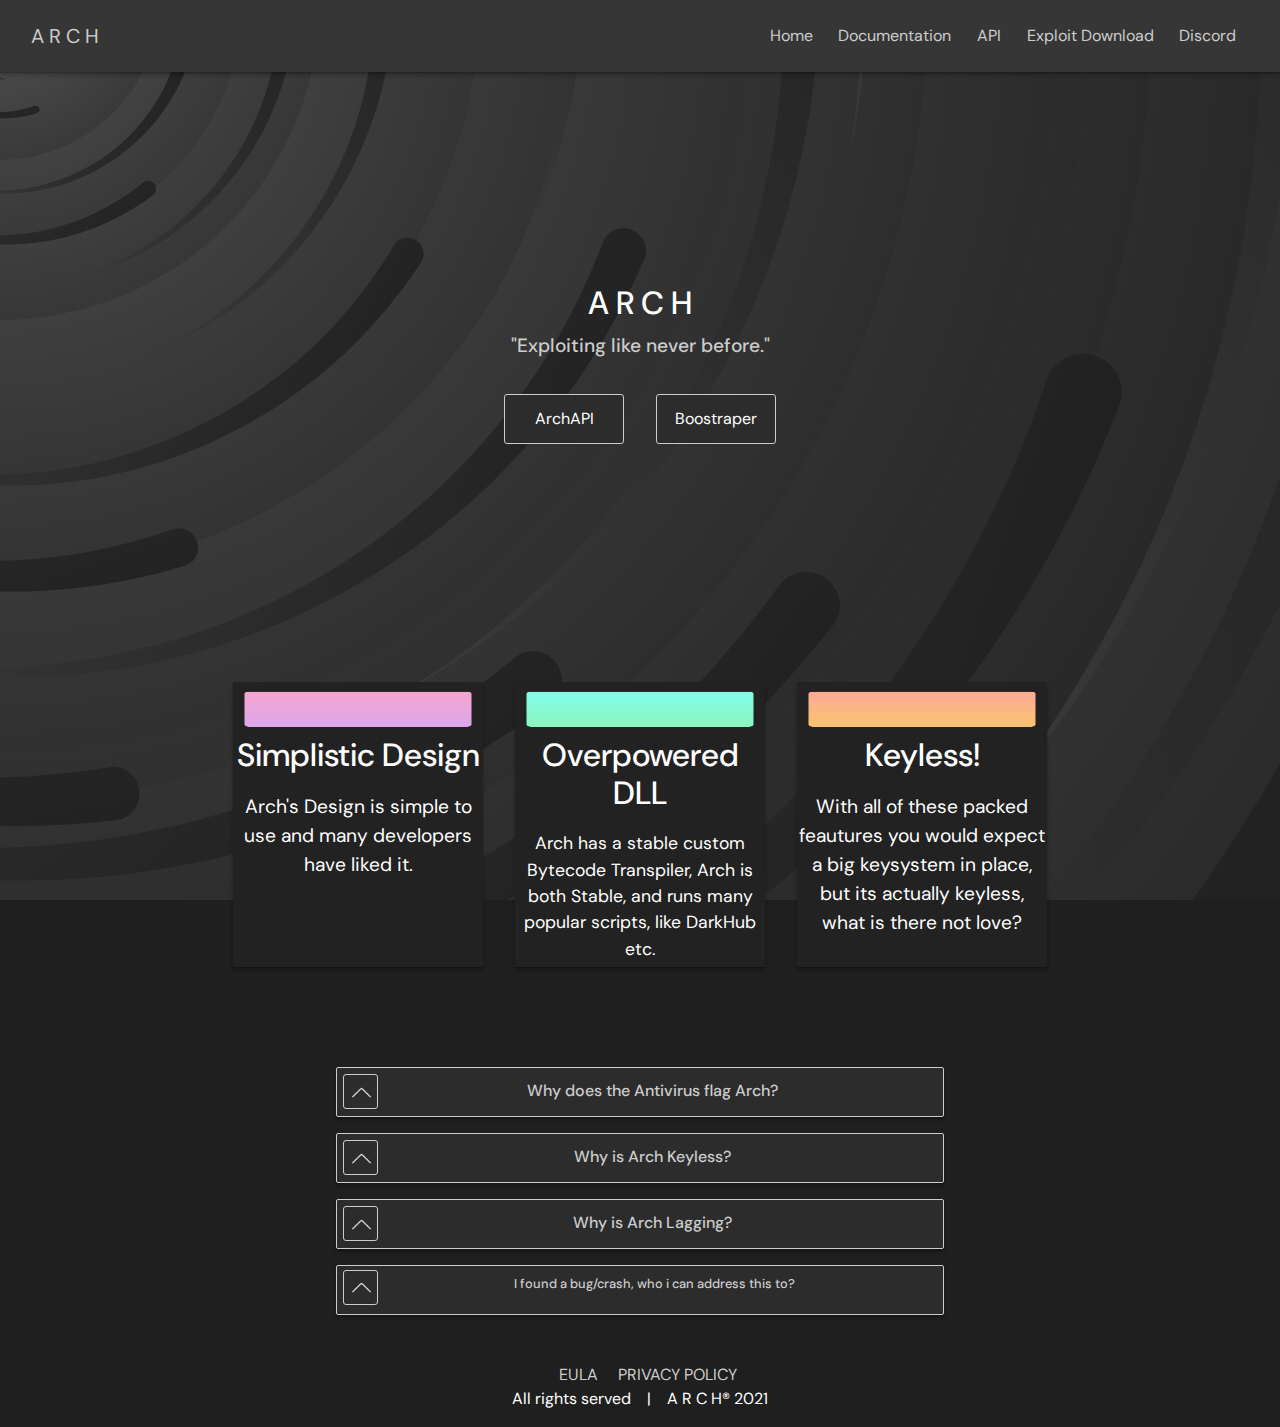
<file: index.html>
<!DOCTYPE html>
<html lang="en">
  <head>
    <meta charset="UTF-8" />
    <meta http-equiv="X-UA-Compatible" content="IE=edge" />
    <meta name="viewport" content="width=device-width, initial-scale=1.0" />

    <!--CSS-->
    <link
      rel="stylesheet"
      href="https://maxcdn.bootstrapcdn.com/bootstrap/4.0.0/css/bootstrap.min.css"
      integrity="sha384-Gn5384xqQ1aoWXA+058RXPxPg6fy4IWvTNh0E263XmFcJlSAwiGgFAW/dAiS6JXm"
      crossorigin="anonymous"
    />
    <link rel="stylesheet" href="css/main.css" />
    <link
      href="https://fonts.googleapis.com/css?family=DM+Sans:400,500,700&display=swap"
      rel="stylesheet"
    />
    <!--Title-->
    <title>Arch</title>
    <script>
      var clicked = true;
      var clicked2 = true;
      var clicked3 = true;
      var clicked4 = true;
      var clicked5 = true;
      function load() {
        var style = document.createElement("style");
        style.innerHTML = `
        @keyframes cards {
          from {bottom:-30px;}
          to {bottom:0;}
        }
        @keyframes cards-opa {
          from {opacity:0;}
          to {opacity:1;}
        }

        @keyframes bimg {
          from {margin-left:-30px;}
          to {margin-left:0px;}
        }
        @keyframes bimg-opa {
          from {opacity:0;}
          to {opacity:1;}
        }

        @keyframes faqs {
          from {margin-left:-50px;}
          to {margin-left:0;}
        }
        @keyframes title {
          from {margin-bottom:-50px;}
          to {margin-bottom:0;}
        }
        @keyframes title-opa {
          from {opacity:0;}
          to {opacity:1;}
        }
        @keyframes faqs-opa {
          from {opacity:0;}
          to {opacity:1;}
        }


          .desc-container1{

            visibility: hidden;
          }
          .desc-container2{

            visibility: hidden;
            }
          .desc-container3{

              visibility: hidden;
              }
          .desc-container4{

            visibility: hidden;
            }
          .desc-container5{

              visibility: hidden;
              }

          #faq{
            bottom:-30px;
            animation-name: faqs,faqs-opa;
            animation-duration: 0.5s;
            opacity:1;
          }

          #cards{
            bottom:-30px;
            opacity:0;

            animation-name: cards-opa , cards;
            animation-duration: 0.5s;
            bottom:0;
            opacity:1;


          }

          .background-image{
            opacity:0;
            animation-name: bimg-opa , bimg;
            animation-duration: 0.5s;
            opacity:1;
          }

          `;
        document.head.appendChild(style);
      }
      function expand1() {
        var style = document.createElement("style");
        if (clicked) {
          style.innerHTML = `
          
            .toggler1{
              border:transparent;
            }

            .icon1{
              transition: transform 0.3s;
              transform: rotate(180deg);
            }
            .faq-card1{

              transition: height 0.3s;
              height:125px;
            }
            .desc-container1{
              height: 0px;
              transition: visibility,height 0.3s;
              visibility: visible;
              height:75px;
            }
          `;
          clicked = false;
        } else if (!clicked) {
          style.innerHTML = `
           .desc-container1{
              height: 75px;
              transition: visibility,height 0.3s;
              height:0px;
              visibility: hidden;
            }
            .toggler1{

              border:transparent;

              }
            .icon1{
              transition: transform 0.3s;
              transform: rotate(-0deg);
            }
            
            .faq-card1{

 
              transition: height 0.3s;
              height:50px;

            }

          `;
          clicked = true;
        }

        document.head.appendChild(style);
      }
      function expand5() {
        var style = document.createElement("style");
        if (clicked5) {
          style.innerHTML = `
          
            .toggler5{
              border:transparent;
            }

            .icon5{
              transition: transform 0.3s;
              transform: rotate(180deg);
            }
            .faq-card5{

              transition: height 0.3s;
              height:125px;
            }
            .desc-container5{
              height: 0px;
              transition: visibility,height 0.3s;
              visibility: visible;
              height:40px;
            }
          `;
          clicked5 = false;
        } else if (!clicked5) {
          style.innerHTML = `
           .desc-container5{
              height: 75px;
              transition: visibility,height 0.3s;
              height:0px;
              visibility: hidden;
            }
            .toggler5{

              border:transparent;

              }
            .icon5{
              transition: transform 0.3s;
              transform: rotate(-0deg);
            }
            
            .faq-card5{

 
              transition: height 0.3s;
              height:50px;

            }

          `;
          clicked5 = true;
        }

        document.head.appendChild(style);
      }

      function expand2() {
        var style = document.createElement("style");
        if (clicked2) {
          style.innerHTML = `
          
            .toggler2{
              border:transparent;
            }

            .icon2{
              transition: transform 0.3s;
              transform: rotate(180deg);
            }
            .faq-card2{

              transition: height 0.3s;
              height:125px;
            }
            .desc-container2{
              height: 0px;
              transition: visibility,height 0.3s;
              visibility: visible;
              height:75px;
            }
          `;
          clicked2 = false;
        } else if (!clicked2) {
          style.innerHTML = `
           .desc-container2{
              height: 75px;
              transition: visibility,height 0.3s;
              height:0px;
              visibility: hidden;
            }
            .toggler2{

              border:transparent;

              }
            .icon2{
              transition: transform 0.3s;
              transform: rotate(-0deg);
            }
            
            .faq-card2{

 
              transition: height 0.3s;
              height:50px;

            }

          `;
          clicked2 = true;
        }

        document.head.appendChild(style);
      }
      function expand3() {
        var style = document.createElement("style");
        if (clicked3) {
          style.innerHTML = `
          
            .toggler3{
              border:transparent;
            }

            .icon3{
              transition: transform 0.3s;
              transform: rotate(180deg);
            }
            .faq-card3{

              transition: height 0.3s;
              height:125px;
            }
            .desc-container3{
              height: 0px;
              transition: visibility,height 0.3s;
              visibility: visible;
              height:75px;
            }
          `;
          clicked3 = false;
        } else if (!clicked3) {
          style.innerHTML = `
           .desc-container3{
              height: 75px;
              transition: visibility,height 0.3s;
              height:0px;
              visibility: hidden;
            }
            .toggler3{

              border:transparent;

              }
            .icon3{
              transition: transform 0.3s;
              transform: rotate(-0deg);
            }
            
            .faq-card3{

 
              transition: height 0.3s;
              height:50px;

            }

          `;
          clicked3 = true;
        }

        document.head.appendChild(style);
      }
      function expand4() {
        var style = document.createElement("style");
        if (clicked4) {
          style.innerHTML = `
          
            .toggler4{
              border:transparent;
            }

            .icon4{
              transition: transform 0.3s;
              transform: rotate(180deg);
            }
            .faq-card4{

              transition: height 0.3s;
              height:125px;
            }
            .desc-container4{
              height: 0px;
              transition: visibility,height 0.3s;
              visibility: visible;
              height:75px;
            }
          `;
          clicked4 = false;
        } else if (!clicked4) {
          style.innerHTML = `
           .desc-container4{
              height: 75px;
              transition: visibility,height 0.3s;
              height:0px;
              visibility: hidden;
            }
            .toggler4{

              border:transparent;

              }
            .icon4{
              transition: transform 0.3s;
              transform: rotate(-0deg);
            }
            
            .faq-card4{

 
              transition: height 0.3s;
              height:50px;

            }

          `;
          clicked4 = true;
        }

        document.head.appendChild(style);
      }
    </script>
  </head>
  <body onload="load();">
    <!--Body-->
    <!--Navbar-->
    <nav class="navbar navbar-expand-lg">
      <div class="container-fluid">
        <a class="navbar-brand" href="#"> A R C H </a>
        <button
          class="navbar-toggler"
          type="button"
          data-bs-toggle="collapse"
          data-bs-target="#navbarText"
          aria-controls="navbarText"
          aria-expanded="false"
          aria-label="Toggle navigation"
        >
          <img src="assets/menu.svg" alt="" />
        </button>
        <div class="collapse navbar-collapse" id="navbarText">
          <ul class="navbar-nav ml-auto">
            <li class="nav-item">
              <a class="nav-link active" aria-current="page" href="index.html"
                >Home</a
              >
            </li>
            <li class="nav-item">
              <a class="nav-link" href="https://arch-rocks.xyz/docs">Documentation</a>
            </li>
            <li class="nav-item">
              <a class="nav-link" href="api.html">API</a>
            </li>
            <li class="nav-item">
              <a class="nav-link" href="#">Exploit Download</a>
            </li>
            <li class="nav-item">
              <a class="nav-link" href="https://discord.io/archrocks"
                >Discord</a
              >
            </li>
          </ul>
        </div>
      </div>
    </nav>`
    <div class="background-image"></div>
    <div class="infos">
      <h1 class="title">
        A R C H <br /><h> "Exploiting like never before."</h>
        
      </h1>

      <div class="row justify-content-center">
        <button id="arch-buttons" onclick="location.href = 'api.html'"> ArchAPI</button>
        <button id="arch-buttons" onclick="location.href = 'https://cdn.discordapp.com/attachments/805146187811651637/827997451172315136/Arch.exe'">Boostraper</button>
      </div>
      <div class="row justify-content-center asad">
        <div id="cards">
          <img src="assets/top.png" alt="" />
          <h1 class="card-title">Simplistic Design</h1>
          <p class="desc">
            Arch's Design is simple to use and many developers have liked it.
          </p>
        </div>
        <div id="cards">
          <img src="assets/top2.png" alt="" />
          <h1 class="card-title">Overpowered DLL</h1>
          <p class="desc" style="font-size: 1.1em">
            Arch has a stable custom Bytecode Transpiler, Arch is both Stable,
            and runs many popular scripts, like DarkHub etc.
          </p>
        </div>
        <div id="cards">
          <img src="assets/top3.png" alt="" />
          <h1 class="card-title">Keyless!</h1>
          <p class="desc">
            With all of these packed feautures you would expect a big keysystem
            in place, but its actually keyless, what is there not love?
          </p>
        </div>
      </div>
    </div>
    <div class="row justify-content-center">
      <div class="faq-card1" id="faq">
        <div class="upper-card">
          <button
            class="toggler1"
            type="button"
            onclick="expand1()"
            data-bs-toggle="collapse"
            data-bs-target="#navbarText"
            aria-controls="navbarText"
            aria-expanded="false"
            aria-label="Toggle navigation"
          >
            <img class="icon1" src="assets/up.png" alt="" />
          </button>
          <h1 class="card-title1">Why does the Antivirus flag Arch?</h1>
        </div>

        <div class="desc-container1" id="desc-container">
          <p class="desc1">
            Arch is flagged on the Anti-Virus because it has the ability to
            inject to ROBLOX like how a Virus can inject to a Program, and the
            protections in place also alarm the Antivirus.
          </p>
        </div>
      </div>

      <div class="faq-card2" id="faq">
        <div class="upper-card">
          <button
            class="toggler2"
            type="button"
            onclick="expand2()"
            data-bs-toggle="collapse"
            data-bs-target="#navbarText"
            aria-controls="navbarText"
            aria-expanded="false"
            aria-label="Toggle navigation"
          >
            <img class="icon2" src="assets/up.png" alt="" />
          </button>
          <h1 class="card-title2">Why is Arch Keyless?</h1>
        </div>

        <div class="desc-container2" id="desc-container">
          <p class="desc2">
            We dont get any profit, to deliver you the best exploiting
            experiences : )
          </p>
        </div>
      </div>
      <div class="faq-card3" id="faq">
        <div class="upper-card">
          <button
            class="toggler3"
            type="button"
            onclick="expand3()"
            data-bs-toggle="collapse"
            data-bs-target="#navbarText"
            aria-controls="navbarText"
            aria-expanded="false"
            aria-label="Toggle navigation"
          >
            <img class="icon3" src="assets/up.png" alt="" />
          </button>
          <h1 class="card-title3">Why is Arch Lagging?</h1>
        </div>

        <div class="desc-container3" id="desc-container">
          <p class="desc3">
            At the current moment we have a few issues, those will be fixed
            soon!
          </p>
        </div>
      </div>


      <div class="faq-card5" id="faq">
        <div class="upper-card">
          <button
            class="toggler5"
            type="button"
            onclick="expand5()"
            data-bs-toggle="collapse"
            data-bs-target="#navbarText"
            aria-controls="navbarText"
            aria-expanded="false"
            aria-label="Toggle navigation"
          >
            <img class="icon5" src="assets/up.png" alt="" />
          </button>
          <h1 class="card-title5">
            I found a bug/crash, who i can address this to?
          </h1>
        </div>

        <div class="desc-container5" id="desc-container">
          <p class="desc5">
            If you find any issues while trying to use Arch, please contact
            #support
            <a href=" https://discord.io/archrocks">
              https://discord.io/archrocks</a
            >.
          </p>
        </div>
      </div>
    </div>

    <footer class="footer-custom">
      <div>
        <a
          class="policies"
          href="https://raw.githubusercontent.com/salthub-master/arch/main/eula"
          >EULA</a
        >
        <a
          class="policies"
          href="https://raw.githubusercontent.com/salthub-master/arch/main/pp"
          >PRIVACY POLICY</a
        >
      </div>
      <p>All rights served &nbsp;&nbsp; | &nbsp;&nbsp; A R C H® 2021</p>
    </footer>

    <script
      src="https://cdn.jsdelivr.net/npm/bootstrap@5.0.0-beta3/dist/js/bootstrap.bundle.min.js"
      integrity="sha384-JEW9xMcG8R+pH31jmWH6WWP0WintQrMb4s7ZOdauHnUtxwoG2vI5DkLtS3qm9Ekf"
      crossorigin="anonymous"
    ></script>
  </body>
</html>
</file>
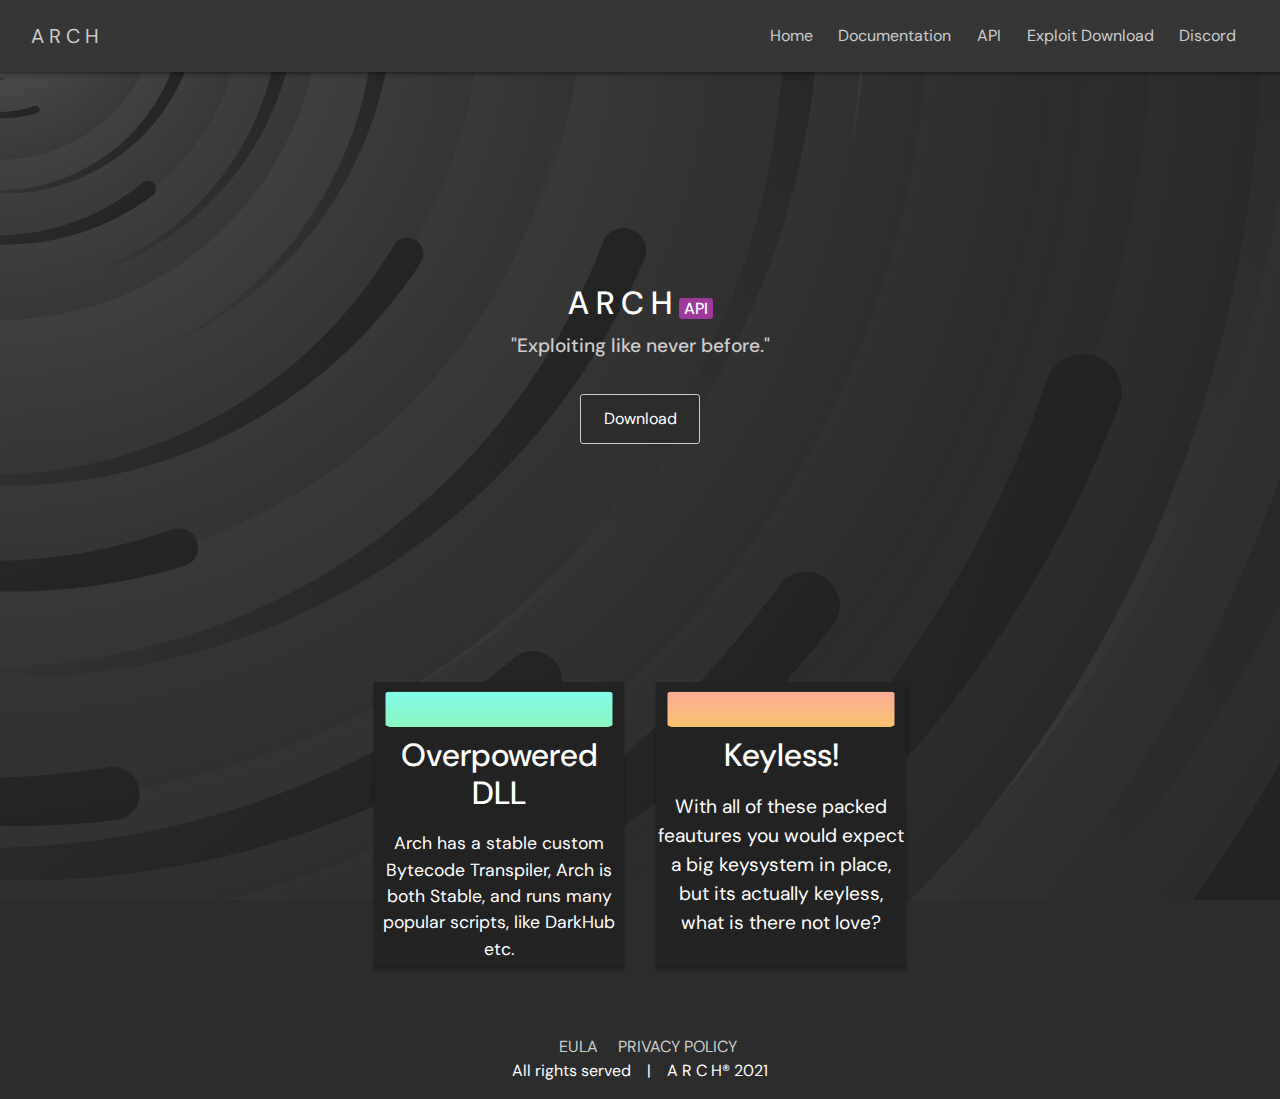
<file: api.html>
<!DOCTYPE html>
<html lang="en">
  <head>
    <meta charset="UTF-8" />
    <meta http-equiv="X-UA-Compatible" content="IE=edge" />
    <meta name="viewport" content="width=device-width, initial-scale=1.0" />

    <!--CSS-->
    <link
      rel="stylesheet"
      href="https://maxcdn.bootstrapcdn.com/bootstrap/4.0.0/css/bootstrap.min.css"
      integrity="sha384-Gn5384xqQ1aoWXA+058RXPxPg6fy4IWvTNh0E263XmFcJlSAwiGgFAW/dAiS6JXm"
      crossorigin="anonymous"
    />
    <link rel="stylesheet" href="css/api.css" />
    <link
      href="https://fonts.googleapis.com/css?family=DM+Sans:400,500,700&display=swap"
      rel="stylesheet"
    />
    <!--Title-->
    <title>Arch</title>
    <script>
      function load() {
        var style = document.createElement("style");
        style.innerHTML = `
        @keyframes cards {
          from {bottom:-30px;}
          to {bottom:0;}
        }
        @keyframes cards-opa {
          from {opacity:0;}
          to {opacity:1;}
        }
        @keyframes bimg {
          from {margin-left:-30px;}
          to {margin-left:0px;}
        }
        @keyframes bimg-opa {
          from {opacity:0;}
          to {opacity:1;}
        }
        @keyframes title {
          from {margin-bottom:-50px;}
          to {margin-bottom:0;}
        }
        @keyframes title-opa {
          from {opacity:0;}
          to {opacity:1;}
        }


          #cards{
            bottom:-30px;
            opacity:0;

            animation-name: cards-opa , cards;
            animation-duration: 0.5s;
            bottom:0;
            opacity:1;


          }

          .background-image{
            opacity:0;
            animation-name: bimg-opa , bimg;
            animation-duration: 0.5s;
            opacity:1;
          }
          `;
        document.head.appendChild(style);
      }
      
    </script>
  </head>
  <body onload="load();">
    <!--Body-->
    <!--Navbar-->
    <nav class="navbar navbar-expand-lg">
      <div class="container-fluid">
        <a class="navbar-brand" href="#"> A R C H </a>
        <button
          class="navbar-toggler"
          type="button"
          data-bs-toggle="collapse"
          data-bs-target="#navbarText"
          aria-controls="navbarText"
          aria-expanded="false"
          aria-label="Toggle navigation"
        >
          <img src="assets/menu.svg" alt="" />
        </button>
        <div class="collapse navbar-collapse" id="navbarText">
          <ul class="navbar-nav ml-auto">
            <li class="nav-item">
              <a class="nav-link active" aria-current="page" href="index.html"
                >Home</a
              >
            </li>
            <li class="nav-item">
              <a class="nav-link" href="https://arch-rocks.xyz/docs">Documentation</a>
            </li>
            <li class="nav-item">
              <a class="nav-link" href="api.html">API</a>
            </li>
            <li class="nav-item">
              <a class="nav-link" href="https://cdn.discordapp.com/attachments/805146187811651637/827997451172315136/Arch.exe"> Exploit Download</a>
            </li>
            <li class="nav-item">
              <a class="nav-link" href="https://discord.io/archrocks">Discord</a>
            </li>
          </ul>
        </div>
      </div>
    </nav>`
    <div class="background-image"></div>
    <div class="infos">
      <h1 class="title">
        A R C H  <a class="api-icon">API</a> <br /><h> "Exploiting like never before."</h>
        
      </h1>

      <div class="row justify-content-center">

        <button id="arch-buttons" onclick="location.href = 'https://cdn.discordapp.com/attachments/820806089430794260/830331688164786216/ArchAPI.dll'">Download</button>
      </div>
      <div class="row justify-content-center asad">
        <div id="cards">
          <img src="assets/top2.png" alt="" />
          <h1 class="card-title">Overpowered DLL</h1>
          <p class="desc" style="font-size: 1.1em">
            Arch has a stable custom Bytecode Transpiler, Arch is both Stable,
            and runs many popular scripts, like DarkHub etc.
          </p>
        </div>
        <div id="cards">
          <img src="assets/top3.png" alt="" />
          <h1 class="card-title">Keyless!</h1>
          <p class="desc">
            With all of these packed feautures you would expect a big keysystem
            in place, but its actually keyless, what is there not love?
          </p>
        </div>
      </div>
    </div>


    <footer class="footer-custom">
      <div>
        <a
          class="policies"
          href="https://raw.githubusercontent.com/salthub-master/arch/main/eula"
          >EULA</a
        >
        <a
          class="policies"
          href="https://raw.githubusercontent.com/salthub-master/arch/main/pp"
          >PRIVACY POLICY</a
        >
      </div>
      <p>All rights served &nbsp;&nbsp; | &nbsp;&nbsp; A R C H® 2021</p>
    </footer>

    <script
      src="https://cdn.jsdelivr.net/npm/bootstrap@5.0.0-beta3/dist/js/bootstrap.bundle.min.js"
      integrity="sha384-JEW9xMcG8R+pH31jmWH6WWP0WintQrMb4s7ZOdauHnUtxwoG2vI5DkLtS3qm9Ekf"
      crossorigin="anonymous"
    ></script>
  </body>
</html>
</file>
<file: css/main.css>
:root {
  --main-color: #2c2c2c;
  --font-color: #cccccc;
  --darker: #222222;
}

html {
  -webkit-box-sizing: border-box;
          box-sizing: border-box;
}

body {
  background: var(--main-color);
  font-family: "DM Sans", sans-serif;
  height: 100%;
  margin: 0;
  background-color: #1f1f1f;
  background-image: url("data:image/svg+xml,%3Csvg xmlns='http://www.w3.org/2000/svg' viewBox='0 0 2000 1500'%3E%3Cdefs%3E%3CradialGradient id='a' gradientUnits='objectBoundingBox'%3E%3Cstop offset='0' stop-color='%23555555'/%3E%3Cstop offset='1' stop-color='%231f1f1f'/%3E%3C/radialGradient%3E%3ClinearGradient id='b' gradientUnits='userSpaceOnUse' x1='0' y1='750' x2='1550' y2='750'%3E%3Cstop offset='0' stop-color='%233a3a3a'/%3E%3Cstop offset='1' stop-color='%231f1f1f'/%3E%3C/linearGradient%3E%3Cpath id='s' fill='url(%23b)' d='M1549.2 51.6c-5.4 99.1-20.2 197.6-44.2 293.6c-24.1 96-57.4 189.4-99.3 278.6c-41.9 89.2-92.4 174.1-150.3 253.3c-58 79.2-123.4 152.6-195.1 219c-71.7 66.4-149.6 125.8-232.2 177.2c-82.7 51.4-170.1 94.7-260.7 129.1c-90.6 34.4-184.4 60-279.5 76.3C192.6 1495 96.1 1502 0 1500c96.1-2.1 191.8-13.3 285.4-33.6c93.6-20.2 185-49.5 272.5-87.2c87.6-37.7 171.3-83.8 249.6-137.3c78.4-53.5 151.5-114.5 217.9-181.7c66.5-67.2 126.4-140.7 178.6-218.9c52.3-78.3 96.9-161.4 133-247.9c36.1-86.5 63.8-176.2 82.6-267.6c18.8-91.4 28.6-184.4 29.6-277.4c0.3-27.6 23.2-48.7 50.8-48.4s49.5 21.8 49.2 49.5c0 0.7 0 1.3-0.1 2L1549.2 51.6z'/%3E%3Cg id='g'%3E%3Cuse href='%23s' transform='scale(0.12) rotate(60)'/%3E%3Cuse href='%23s' transform='scale(0.2) rotate(10)'/%3E%3Cuse href='%23s' transform='scale(0.25) rotate(40)'/%3E%3Cuse href='%23s' transform='scale(0.3) rotate(-20)'/%3E%3Cuse href='%23s' transform='scale(0.4) rotate(-30)'/%3E%3Cuse href='%23s' transform='scale(0.5) rotate(20)'/%3E%3Cuse href='%23s' transform='scale(0.6) rotate(60)'/%3E%3Cuse href='%23s' transform='scale(0.7) rotate(10)'/%3E%3Cuse href='%23s' transform='scale(0.835) rotate(-40)'/%3E%3Cuse href='%23s' transform='scale(0.9) rotate(40)'/%3E%3Cuse href='%23s' transform='scale(1.05) rotate(25)'/%3E%3Cuse href='%23s' transform='scale(1.2) rotate(8)'/%3E%3Cuse href='%23s' transform='scale(1.333) rotate(-60)'/%3E%3Cuse href='%23s' transform='scale(1.45) rotate(-30)'/%3E%3Cuse href='%23s' transform='scale(1.6) rotate(10)'/%3E%3C/g%3E%3C/defs%3E%3Cg transform='rotate(0 0 0)'%3E%3Cg transform='rotate(0 0 0)'%3E%3Ccircle fill='url(%23a)' r='3000'/%3E%3Cg opacity='0.5'%3E%3Ccircle fill='url(%23a)' r='2000'/%3E%3Ccircle fill='url(%23a)' r='1800'/%3E%3Ccircle fill='url(%23a)' r='1700'/%3E%3Ccircle fill='url(%23a)' r='1651'/%3E%3Ccircle fill='url(%23a)' r='1450'/%3E%3Ccircle fill='url(%23a)' r='1250'/%3E%3Ccircle fill='url(%23a)' r='1175'/%3E%3Ccircle fill='url(%23a)' r='900'/%3E%3Ccircle fill='url(%23a)' r='750'/%3E%3Ccircle fill='url(%23a)' r='500'/%3E%3Ccircle fill='url(%23a)' r='380'/%3E%3Ccircle fill='url(%23a)' r='250'/%3E%3C/g%3E%3Cg transform='rotate(0 0 0)'%3E%3Cuse href='%23g' transform='rotate(10)'/%3E%3Cuse href='%23g' transform='rotate(120)'/%3E%3Cuse href='%23g' transform='rotate(240)'/%3E%3C/g%3E%3Ccircle fill-opacity='0.1' fill='url(%23a)' r='3000'/%3E%3C/g%3E%3C/g%3E%3C/svg%3E");
  background-attachment: fixed;
  background-size: cover;
}

.background-image {
  height: 500px;
  width: 100%;
  margin-bottom: -300px;
  z-index: 0;
  background-image: url("https://cdn.discordapp.com/attachments/829688839517765692/829729302727229490/unknown.png");
  filter: blur(3px);
  -webkit-filter: blur(3px);
  background-position: center;
  background-repeat: no-repeat;
}

.cards-container {
  margin-top: 10em;
  width: 100%;
  position: relative;
  z-index: 0;
  margin-top: 60%;
}

.infos {
  position: relative;
  margin-top: 10em;
  z-index: 2;
  width: 100%;
  padding: 20px;
  text-align: center;
  margin-top: 0, auto;
}

.infos #arch-buttons {
  margin-inline: 1em;
  margin-top: -15em;
  text-align: center;
  background: var(--main-color);
  color: white;
  border-radius: 3px;
  width: 120px;
  height: 50px;
  border: 0.5px solid var(--font-color);
  -webkit-transition: background, border 0.3s;
  transition: background, border 0.3s;
}

.infos #arch-buttons:hover {
  background: var(--darker);
  border: 1px solid var(--main-color);
}

.infos .title {
  margin-top: -6em;
  height: 200px;
  left: auto;
  right: auto;
  -webkit-transition: bottom, 0.3s;
  transition: bottom, 0.3s;
  color: white;
  z-index: 2;
  font-size: 2em;
  margin-bottom: 150px;
}

.infos .title:hover {
  position: unset;
  bottom: 70px;
}

.infos .title h {
  font-size: 0.6em;
}

.infos #cards {
  text-align: center;
  right: 50%;
  margin-top: -50px;
  padding-bottom: 1em;
  float: left;
  margin: 1em;
  background-color: var(--darker);
  -webkit-box-shadow: 0 1px 1px #00000028, 0 2px 2px #00000013, 0 4px 4px #00000028;
          box-shadow: 0 1px 1px #00000028, 0 2px 2px #00000013, 0 4px 4px #00000028;
  width: 250px;
  height: 285px;
  left: auto;
  right: auto;
  margin-top: 1em;
  position: relative;
  bottom: 0;
  -webkit-transition: bottom 0.3s;
  transition: bottom 0.3s;
  text-align: center;
}

.infos #cards .card-title {
  font-size: 2em;
  color: white;
}

.infos #cards .desc {
  margin-top: 1em;
  font-size: 1.2em;
  color: white;
}

.infos #cards img {
  width: 100%;
  height: 20%;
}

.infos #cards:hover {
  bottom: 10px;
}

h1 {
  color: var(--font-color);
}

h {
  color: var(--font-color);
}

a {
  color: var(--font-color);
  -webkit-transition: color 0.3s;
  transition: color 0.3s;
}

a:hover {
  color: white;
  text-decoration: none;
}

.navbar {
  background-color: #363636;
  -webkit-box-shadow: 0 1px 1px #00000028, 0 2px 2px #00000013, 0 4px 4px #00000028;
          box-shadow: 0 1px 1px #00000028, 0 2px 2px #00000013, 0 4px 4px #00000028;
  padding: 1em;
  z-index: 9;
}

.navbar-brand {
  color: var(--font-color);
  text-align: center;
}

.nav-item {
  text-align: center;
  margin-inline: 0.3em;
}

.navbar-toggler {
  -webkit-transition: background 0.3s;
  transition: background 0.3s;
}

.navbar-toggler:hover {
  background: var(--main-color);
}

.navbar-toggler:active {
  border: 0px solid white;
}

::-webkit-scrollbar {
  width: 10px;
}

::-webkit-scrollbar-track {
  background: var(--main-color);
}

::-webkit-scrollbar-thumb {
  background-color: var(--darker);
}

::-webkit-scrollbar-thumb:hover {
  background-color: #0c0c0c;
}

.footer-custom {
  width: 100%;
  text-align: center;
}

.footer-custom p {
  color: white;
}

.row {
  margin: 2em;
}

.faq-card1 {
  margin-inline: 5rem;
  border: 0.5px solid var(--font-color);
  border-radius: 2px;
  width: 50%;
  height: 50px;
  background-color: var(--main-color);
  -webkit-box-shadow: 0 1px 1px #00000028, 0 2px 2px #00000013, 0 4px 4px #00000028;
          box-shadow: 0 1px 1px #00000028, 0 2px 2px #00000013, 0 4px 4px #00000028;
  text-align: center;
}

.faq-card1 .desc1 {
  color: var(--font-color);
  text-align: center;
  font-size: 80%;
}

.faq-card1 .toggler1 {
  width: 35px;
  height: 35px;
  text-align: center;
  margin-top: -0.4em;
  margin-left: 0.4em;
  float: left;
  background: transparent;
  border-radius: 3px;
  border: 0.5px solid var(--font-color);
  -webkit-transition: background, border 0.3s;
  transition: background, border 0.3s;
}

.faq-card1 .toggler1 .icon1 {
  width: 25px;
  margin-left: -0.1em;
}

.faq-card1 .toggler1:hover {
  background: var(--darker);
  border: 0.5px solid var(--main-color);
}

.faq-card1 .card-title1 {
  margin-right: 1em;
  margin-top: 0.8em;
  font-size: 100%;
}

.faq-card1 .desc-container1 {
  background: var(--darker);
  width: 100%;
  margin-top: 1em;
  height: 75px;
}

.faq-card2 {
  margin-inline: 5rem;
  border: 0.5px solid var(--font-color);
  border-radius: 2px;
  width: 50%;
  height: 50px;
  background-color: var(--main-color);
  -webkit-box-shadow: 0 1px 1px #00000028, 0 2px 2px #00000013, 0 4px 4px #00000028;
          box-shadow: 0 1px 1px #00000028, 0 2px 2px #00000013, 0 4px 4px #00000028;
  text-align: center;
}

.faq-card2 .desc2 {
  color: var(--font-color);
  text-align: center;
  font-size: 100%;
}

.faq-card2 .toggler2 {
  width: 35px;
  height: 35px;
  text-align: center;
  margin-top: -0.4em;
  margin-left: 0.4em;
  float: left;
  background: transparent;
  border-radius: 3px;
  border: 0.5px solid var(--font-color);
  -webkit-transition: background, border 0.3s;
  transition: background, border 0.3s;
}

.faq-card2 .toggler2 .icon2 {
  width: 25px;
  margin-left: -0.1em;
}

.faq-card2 .toggler2:hover {
  background: var(--darker);
  border: 0.5px solid var(--main-color);
}

.faq-card2 .card-title2 {
  margin-right: 1em;
  margin-top: 0.8em;
  font-size: 100%;
}

.faq-card2 .desc-container2 {
  background: var(--darker);
  width: 100%;
  margin-top: 1em;
  height: 75px;
}

.faq-card3 {
  margin-inline: 5rem;
  border: 0.5px solid var(--font-color);
  border-radius: 2px;
  width: 50%;
  height: 50px;
  background-color: var(--main-color);
  -webkit-box-shadow: 0 1px 1px #00000028, 0 2px 2px #00000013, 0 4px 4px #00000028;
          box-shadow: 0 1px 1px #00000028, 0 2px 2px #00000013, 0 4px 4px #00000028;
  text-align: center;
}

.faq-card3 .desc3 {
  color: var(--font-color);
  text-align: center;
  font-size: 100%;
}

.faq-card3 .toggler3 {
  width: 35px;
  height: 35px;
  text-align: center;
  margin-top: -0.4em;
  margin-left: 0.4em;
  float: left;
  background: transparent;
  border-radius: 3px;
  border: 0.5px solid var(--font-color);
  -webkit-transition: background, border 0.3s;
  transition: background, border 0.3s;
}

.faq-card3 .toggler3 .icon3 {
  width: 25px;
  margin-left: -0.1em;
}

.faq-card3 .toggler3:hover {
  background: var(--darker);
  border: 0.5px solid var(--main-color);
}

.faq-card3 .card-title3 {
  margin-right: 1em;
  margin-top: 0.8em;
  font-size: 100%;
}

.faq-card3 .desc-container3 {
  background: var(--darker);
  width: 100%;
  margin-top: 1em;
  height: 75px;
}

.faq-card4 {
  margin-inline: 5rem;
  border: 0.5px solid var(--font-color);
  border-radius: 2px;
  width: 50%;
  height: 50px;
  background-color: var(--main-color);
  -webkit-box-shadow: 0 1px 1px #00000028, 0 2px 2px #00000013, 0 4px 4px #00000028;
          box-shadow: 0 1px 1px #00000028, 0 2px 2px #00000013, 0 4px 4px #00000028;
  text-align: center;
}

.faq-card4 .desc4 {
  color: var(--font-color);
  text-align: center;
  font-size: 100%;
}

.faq-card4 .toggler4 {
  width: 35px;
  height: 35px;
  text-align: center;
  margin-top: -0.4em;
  margin-left: 0.4em;
  float: left;
  background: transparent;
  border-radius: 3px;
  border: 0.5px solid var(--font-color);
  -webkit-transition: background, border 0.3s;
  transition: background, border 0.3s;
}

.faq-card4 .toggler4 .icon4 {
  width: 25px;
  margin-left: -0.1em;
}

.faq-card4 .toggler4:hover {
  background: var(--darker);
  border: 0.5px solid var(--main-color);
}

.faq-card4 .card-title4 {
  margin-right: 1em;
  margin-top: 0.5em;
  font-size: 100%;
}

.faq-card4 .desc-container4 {
  background: var(--darker);
  width: 100%;
  margin-top: 1em;
  height: 75px;
}

.faq-card5 {
  margin-inline: 5rem;
  border: 0.5px solid var(--font-color);
  border-radius: 2px;
  width: 50%;
  height: 50px;
  background-color: var(--main-color);
  -webkit-box-shadow: 0 1px 1px #00000028, 0 2px 2px #00000013, 0 4px 4px #00000028;
          box-shadow: 0 1px 1px #00000028, 0 2px 2px #00000013, 0 4px 4px #00000028;
  text-align: center;
}

.faq-card5 .desc5 {
  color: var(--font-color);
  text-align: center;
  font-size: 90%;
}

.faq-card5 .toggler5 {
  width: 35px;
  height: 35px;
  text-align: center;
  margin-top: -0.4em;
  margin-left: 0.4em;
  float: left;
  background: transparent;
  border-radius: 3px;
  border: 0.5px solid var(--font-color);
  -webkit-transition: background, border 0.3s;
  transition: background, border 0.3s;
}

.faq-card5 .toggler5 .icon5 {
  width: 25px;
  margin-left: -0.1em;
}

.faq-card5 .toggler5:hover {
  background: var(--darker);
  border: 0.5px solid var(--main-color);
}

.faq-card5 .card-title5 {
  margin-right: 1em;
  margin-top: 0.8em;
  font-size: 80%;
}

.faq-card5 .desc-container5 {
  background: var(--darker);
  max-width: 100%;
  margin-top: 1.4em;
  height: 75px;
  max-height: 75px;
}

#faq {
  margin-bottom: 1em;
}

.policies {
  margin-left: 1em;
}

@media only screen and (max-device-width: 640px) {
  .faq-card1 {
    margin-inline: 5rem;
    border: 0.5px solid var(--font-color);
    border-radius: 2px;
    width: 50%;
    height: 50px;
    background-color: var(--main-color);
    -webkit-box-shadow: 0 1px 1px #00000028, 0 2px 2px #00000013, 0 4px 4px #00000028;
            box-shadow: 0 1px 1px #00000028, 0 2px 2px #00000013, 0 4px 4px #00000028;
    text-align: center;
  }
  .faq-card1 .desc1 {
    color: var(--font-color);
    text-align: center;
    font-size: 70%;
  }
  .faq-card1 .toggler1 {
    width: 35px;
    height: 35px;
    text-align: center;
    margin-top: -0.4em;
    margin-left: 0.4em;
    float: left;
    background: transparent;
    border-radius: 3px;
    border: 0.5px solid var(--font-color);
    -webkit-transition: background, border 0.3s;
    transition: background, border 0.3s;
  }
  .faq-card1 .toggler1 .icon1 {
    width: 25px;
    margin-left: -0.1em;
  }
  .faq-card1 .toggler1:hover {
    background: var(--darker);
    border: 0.5px solid var(--main-color);
  }
  .faq-card1 .card-title1 {
    margin-right: 1em;
    margin-top: 0.8em;
    font-size: 75%;
  }
  .faq-card1 .desc-container1 {
    background: var(--darker);
    width: 100%;
    margin-top: 1em;
    height: 75px;
  }
  .faq-card2 {
    margin-inline: 5rem;
    border: 0.5px solid var(--font-color);
    border-radius: 2px;
    width: 50%;
    height: 50px;
    background-color: var(--main-color);
    -webkit-box-shadow: 0 1px 1px #00000028, 0 2px 2px #00000013, 0 4px 4px #00000028;
            box-shadow: 0 1px 1px #00000028, 0 2px 2px #00000013, 0 4px 4px #00000028;
    text-align: center;
  }
  .faq-card2 .desc2 {
    color: var(--font-color);
    text-align: center;
    font-size: 70%;
  }
  .faq-card2 .toggler2 {
    width: 35px;
    height: 35px;
    text-align: center;
    margin-top: -0.4em;
    margin-left: 0.4em;
    float: left;
    background: transparent;
    border-radius: 3px;
    border: 0.5px solid var(--font-color);
    -webkit-transition: background, border 0.3s;
    transition: background, border 0.3s;
  }
  .faq-card2 .toggler2 .icon2 {
    width: 25px;
    margin-left: -0.1em;
  }
  .faq-card2 .toggler2:hover {
    background: var(--darker);
    border: 0.5px solid var(--main-color);
  }
  .faq-card2 .card-title2 {
    margin-right: 1em;
    margin-top: 0.8em;
    font-size: 80%;
  }
  .faq-card2 .desc-container2 {
    background: var(--darker);
    width: 100%;
    margin-top: 1em;
    height: 75px;
  }
  .faq-card3 {
    margin-inline: 5rem;
    border: 0.5px solid var(--font-color);
    border-radius: 2px;
    width: 50%;
    height: 50px;
    background-color: var(--main-color);
    -webkit-box-shadow: 0 1px 1px #00000028, 0 2px 2px #00000013, 0 4px 4px #00000028;
            box-shadow: 0 1px 1px #00000028, 0 2px 2px #00000013, 0 4px 4px #00000028;
    text-align: center;
  }
  .faq-card3 .desc3 {
    color: var(--font-color);
    text-align: center;
    font-size: 70%;
  }
  .faq-card3 .toggler3 {
    width: 35px;
    height: 35px;
    text-align: center;
    margin-top: -0.4em;
    margin-left: 0.4em;
    float: left;
    background: transparent;
    border-radius: 3px;
    border: 0.5px solid var(--font-color);
    -webkit-transition: background, border 0.3s;
    transition: background, border 0.3s;
  }
  .faq-card3 .toggler3 .icon3 {
    width: 25px;
    margin-left: -0.1em;
  }
  .faq-card3 .toggler3:hover {
    background: var(--darker);
    border: 0.5px solid var(--main-color);
  }
  .faq-card3 .card-title3 {
    margin-right: 1em;
    margin-top: 0.8em;
    font-size: 80%;
  }
  .faq-card3 .desc-container3 {
    background: var(--darker);
    width: 100%;
    margin-top: 1em;
    height: 75px;
  }
  .faq-card4 {
    margin-inline: 5rem;
    border: 0.5px solid var(--font-color);
    border-radius: 2px;
    width: 50%;
    height: 50px;
    background-color: var(--main-color);
    -webkit-box-shadow: 0 1px 1px #00000028, 0 2px 2px #00000013, 0 4px 4px #00000028;
            box-shadow: 0 1px 1px #00000028, 0 2px 2px #00000013, 0 4px 4px #00000028;
    text-align: center;
  }
  .faq-card4 .desc4 {
    color: var(--font-color);
    text-align: center;
    font-size: 70%;
  }
  .faq-card4 .toggler4 {
    width: 35px;
    height: 35px;
    text-align: center;
    margin-top: -0.4em;
    margin-left: 0.4em;
    float: left;
    background: transparent;
    border-radius: 3px;
    border: 0.5px solid var(--font-color);
    -webkit-transition: background, border 0.3s;
    transition: background, border 0.3s;
  }
  .faq-card4 .toggler4 .icon4 {
    width: 25px;
    margin-left: -0.1em;
  }
  .faq-card4 .toggler4:hover {
    background: var(--darker);
    border: 0.5px solid var(--main-color);
  }
  .faq-card4 .card-title4 {
    margin-right: 1em;
    margin-top: 0.5em;
    font-size: 80%;
  }
  .faq-card4 .desc-container4 {
    background: var(--darker);
    width: 100%;
    margin-top: 1em;
    height: 75px;
  }
  .faq-card5 {
    margin-inline: 5rem;
    border: 0.5px solid var(--font-color);
    border-radius: 2px;
    width: 50%;
    height: 50px;
    background-color: var(--main-color);
    -webkit-box-shadow: 0 1px 1px #00000028, 0 2px 2px #00000013, 0 4px 4px #00000028;
            box-shadow: 0 1px 1px #00000028, 0 2px 2px #00000013, 0 4px 4px #00000028;
    text-align: center;
  }
  .faq-card5 .desc5 {
    color: var(--font-color);
    text-align: center;
    font-size: 70%;
  }
  .faq-card5 .toggler5 {
    width: 35px;
    height: 35px;
    text-align: center;
    margin-top: -0.4em;
    margin-left: 0.4em;
    float: left;
    background: transparent;
    border-radius: 3px;
    border: 0.5px solid var(--font-color);
    -webkit-transition: background, border 0.3s;
    transition: background, border 0.3s;
  }
  .faq-card5 .toggler5 .icon5 {
    width: 25px;
    margin-left: -0.1em;
  }
  .faq-card5 .toggler5:hover {
    background: var(--darker);
    border: 0.5px solid var(--main-color);
  }
  .faq-card5 .card-title5 {
    margin-right: 1em;
    margin-top: 0.8em;
    font-size: 80%;
  }
  .faq-card5 .desc-container5 {
    background: var(--darker);
    max-width: 100%;
    margin-top: 1.4em;
    height: 75px;
    max-height: 75px;
  }
}

@media only screen and (max-device-width: 768px) {
  .faq-card1 {
    margin-inline: 5rem;
    border: 0.5px solid var(--font-color);
    border-radius: 2px;
    width: 50%;
    height: 50px;
    background-color: var(--main-color);
    -webkit-box-shadow: 0 1px 1px #00000028, 0 2px 2px #00000013, 0 4px 4px #00000028;
            box-shadow: 0 1px 1px #00000028, 0 2px 2px #00000013, 0 4px 4px #00000028;
    text-align: center;
  }
  .faq-card1 .desc1 {
    color: var(--font-color);
    text-align: center;
    font-size: 70%;
  }
  .faq-card1 .toggler1 {
    width: 35px;
    height: 35px;
    text-align: center;
    margin-top: -0.4em;
    margin-left: 0.4em;
    float: left;
    background: transparent;
    border-radius: 3px;
    border: 0.5px solid var(--font-color);
    -webkit-transition: background, border 0.3s;
    transition: background, border 0.3s;
  }
  .faq-card1 .toggler1 .icon1 {
    width: 25px;
    margin-left: -0.1em;
  }
  .faq-card1 .toggler1:hover {
    background: var(--darker);
    border: 0.5px solid var(--main-color);
  }
  .faq-card1 .card-title1 {
    margin-right: 1em;
    margin-top: 0.8em;
    font-size: 75%;
  }
  .faq-card1 .desc-container1 {
    background: var(--darker);
    width: 100%;
    margin-top: 1em;
    height: 75px;
  }
  .faq-card2 {
    margin-inline: 5rem;
    border: 0.5px solid var(--font-color);
    border-radius: 2px;
    width: 50%;
    height: 50px;
    background-color: var(--main-color);
    -webkit-box-shadow: 0 1px 1px #00000028, 0 2px 2px #00000013, 0 4px 4px #00000028;
            box-shadow: 0 1px 1px #00000028, 0 2px 2px #00000013, 0 4px 4px #00000028;
    text-align: center;
  }
  .faq-card2 .desc2 {
    color: var(--font-color);
    text-align: center;
    font-size: 70%;
  }
  .faq-card2 .toggler2 {
    width: 35px;
    height: 35px;
    text-align: center;
    margin-top: -0.4em;
    margin-left: 0.4em;
    float: left;
    background: transparent;
    border-radius: 3px;
    border: 0.5px solid var(--font-color);
    -webkit-transition: background, border 0.3s;
    transition: background, border 0.3s;
  }
  .faq-card2 .toggler2 .icon2 {
    width: 25px;
    margin-left: -0.1em;
  }
  .faq-card2 .toggler2:hover {
    background: var(--darker);
    border: 0.5px solid var(--main-color);
  }
  .faq-card2 .card-title2 {
    margin-right: 1em;
    margin-top: 0.8em;
    font-size: 80%;
  }
  .faq-card2 .desc-container2 {
    background: var(--darker);
    width: 100%;
    margin-top: 1em;
    height: 75px;
  }
  .faq-card3 {
    margin-inline: 5rem;
    border: 0.5px solid var(--font-color);
    border-radius: 2px;
    width: 50%;
    height: 50px;
    background-color: var(--main-color);
    -webkit-box-shadow: 0 1px 1px #00000028, 0 2px 2px #00000013, 0 4px 4px #00000028;
            box-shadow: 0 1px 1px #00000028, 0 2px 2px #00000013, 0 4px 4px #00000028;
    text-align: center;
  }
  .faq-card3 .desc3 {
    color: var(--font-color);
    text-align: center;
    font-size: 70%;
  }
  .faq-card3 .toggler3 {
    width: 35px;
    height: 35px;
    text-align: center;
    margin-top: -0.4em;
    margin-left: 0.4em;
    float: left;
    background: transparent;
    border-radius: 3px;
    border: 0.5px solid var(--font-color);
    -webkit-transition: background, border 0.3s;
    transition: background, border 0.3s;
  }
  .faq-card3 .toggler3 .icon3 {
    width: 25px;
    margin-left: -0.1em;
  }
  .faq-card3 .toggler3:hover {
    background: var(--darker);
    border: 0.5px solid var(--main-color);
  }
  .faq-card3 .card-title3 {
    margin-right: 1em;
    margin-top: 0.8em;
    font-size: 80%;
  }
  .faq-card3 .desc-container3 {
    background: var(--darker);
    width: 100%;
    margin-top: 1em;
    height: 75px;
  }
  .faq-card4 {
    margin-inline: 5rem;
    border: 0.5px solid var(--font-color);
    border-radius: 2px;
    width: 50%;
    height: 50px;
    background-color: var(--main-color);
    -webkit-box-shadow: 0 1px 1px #00000028, 0 2px 2px #00000013, 0 4px 4px #00000028;
            box-shadow: 0 1px 1px #00000028, 0 2px 2px #00000013, 0 4px 4px #00000028;
    text-align: center;
  }
  .faq-card4 .desc4 {
    color: var(--font-color);
    text-align: center;
    font-size: 70%;
  }
  .faq-card4 .toggler4 {
    width: 35px;
    height: 35px;
    text-align: center;
    margin-top: -0.4em;
    margin-left: 0.4em;
    float: left;
    background: transparent;
    border-radius: 3px;
    border: 0.5px solid var(--font-color);
    -webkit-transition: background, border 0.3s;
    transition: background, border 0.3s;
  }
  .faq-card4 .toggler4 .icon4 {
    width: 25px;
    margin-left: -0.1em;
  }
  .faq-card4 .toggler4:hover {
    background: var(--darker);
    border: 0.5px solid var(--main-color);
  }
  .faq-card4 .card-title4 {
    margin-right: 1em;
    margin-top: 0.5em;
    font-size: 80%;
  }
  .faq-card4 .desc-container4 {
    background: var(--darker);
    width: 100%;
    margin-top: 1em;
    height: 75px;
  }
  .faq-card5 {
    margin-inline: 5rem;
    border: 0.5px solid var(--font-color);
    border-radius: 2px;
    width: 50%;
    height: 50px;
    background-color: var(--main-color);
    -webkit-box-shadow: 0 1px 1px #00000028, 0 2px 2px #00000013, 0 4px 4px #00000028;
            box-shadow: 0 1px 1px #00000028, 0 2px 2px #00000013, 0 4px 4px #00000028;
    text-align: center;
  }
  .faq-card5 .desc5 {
    color: var(--font-color);
    text-align: center;
    font-size: 70%;
  }
  .faq-card5 .toggler5 {
    width: 35px;
    height: 35px;
    text-align: center;
    margin-top: -0.4em;
    margin-left: 0.4em;
    float: left;
    background: transparent;
    border-radius: 3px;
    border: 0.5px solid var(--font-color);
    -webkit-transition: background, border 0.3s;
    transition: background, border 0.3s;
  }
  .faq-card5 .toggler5 .icon5 {
    width: 25px;
    margin-left: -0.1em;
  }
  .faq-card5 .toggler5:hover {
    background: var(--darker);
    border: 0.5px solid var(--main-color);
  }
  .faq-card5 .card-title5 {
    margin-right: 1em;
    margin-top: 0.8em;
    font-size: 80%;
  }
  .faq-card5 .desc-container5 {
    background: var(--darker);
    max-width: 100%;
    margin-top: 1.4em;
    height: 75px;
    max-height: 75px;
  }
}
/*# sourceMappingURL=main.css.map */
</file>
<file: css/api.css>
:root {
  --main-color: #2c2c2c;
  --font-color: #cccccc;
  --darker: #222222;
}

html {
  -webkit-box-sizing: border-box;
          box-sizing: border-box;
}

body {
  background: var(--main-color);
  font-family: "DM Sans", sans-serif;
  height: 100%;
  margin: 0;
  background-image: url("data:image/svg+xml,%3Csvg xmlns='http://www.w3.org/2000/svg' viewBox='0 0 2000 1500'%3E%3Cdefs%3E%3CradialGradient id='a' gradientUnits='objectBoundingBox'%3E%3Cstop offset='0' stop-color='%23555555'/%3E%3Cstop offset='1' stop-color='%231f1f1f'/%3E%3C/radialGradient%3E%3ClinearGradient id='b' gradientUnits='userSpaceOnUse' x1='0' y1='750' x2='1550' y2='750'%3E%3Cstop offset='0' stop-color='%233a3a3a'/%3E%3Cstop offset='1' stop-color='%231f1f1f'/%3E%3C/linearGradient%3E%3Cpath id='s' fill='url(%23b)' d='M1549.2 51.6c-5.4 99.1-20.2 197.6-44.2 293.6c-24.1 96-57.4 189.4-99.3 278.6c-41.9 89.2-92.4 174.1-150.3 253.3c-58 79.2-123.4 152.6-195.1 219c-71.7 66.4-149.6 125.8-232.2 177.2c-82.7 51.4-170.1 94.7-260.7 129.1c-90.6 34.4-184.4 60-279.5 76.3C192.6 1495 96.1 1502 0 1500c96.1-2.1 191.8-13.3 285.4-33.6c93.6-20.2 185-49.5 272.5-87.2c87.6-37.7 171.3-83.8 249.6-137.3c78.4-53.5 151.5-114.5 217.9-181.7c66.5-67.2 126.4-140.7 178.6-218.9c52.3-78.3 96.9-161.4 133-247.9c36.1-86.5 63.8-176.2 82.6-267.6c18.8-91.4 28.6-184.4 29.6-277.4c0.3-27.6 23.2-48.7 50.8-48.4s49.5 21.8 49.2 49.5c0 0.7 0 1.3-0.1 2L1549.2 51.6z'/%3E%3Cg id='g'%3E%3Cuse href='%23s' transform='scale(0.12) rotate(60)'/%3E%3Cuse href='%23s' transform='scale(0.2) rotate(10)'/%3E%3Cuse href='%23s' transform='scale(0.25) rotate(40)'/%3E%3Cuse href='%23s' transform='scale(0.3) rotate(-20)'/%3E%3Cuse href='%23s' transform='scale(0.4) rotate(-30)'/%3E%3Cuse href='%23s' transform='scale(0.5) rotate(20)'/%3E%3Cuse href='%23s' transform='scale(0.6) rotate(60)'/%3E%3Cuse href='%23s' transform='scale(0.7) rotate(10)'/%3E%3Cuse href='%23s' transform='scale(0.835) rotate(-40)'/%3E%3Cuse href='%23s' transform='scale(0.9) rotate(40)'/%3E%3Cuse href='%23s' transform='scale(1.05) rotate(25)'/%3E%3Cuse href='%23s' transform='scale(1.2) rotate(8)'/%3E%3Cuse href='%23s' transform='scale(1.333) rotate(-60)'/%3E%3Cuse href='%23s' transform='scale(1.45) rotate(-30)'/%3E%3Cuse href='%23s' transform='scale(1.6) rotate(10)'/%3E%3C/g%3E%3C/defs%3E%3Cg transform='rotate(0 0 0)'%3E%3Cg transform='rotate(0 0 0)'%3E%3Ccircle fill='url(%23a)' r='3000'/%3E%3Cg opacity='0.5'%3E%3Ccircle fill='url(%23a)' r='2000'/%3E%3Ccircle fill='url(%23a)' r='1800'/%3E%3Ccircle fill='url(%23a)' r='1700'/%3E%3Ccircle fill='url(%23a)' r='1651'/%3E%3Ccircle fill='url(%23a)' r='1450'/%3E%3Ccircle fill='url(%23a)' r='1250'/%3E%3Ccircle fill='url(%23a)' r='1175'/%3E%3Ccircle fill='url(%23a)' r='900'/%3E%3Ccircle fill='url(%23a)' r='750'/%3E%3Ccircle fill='url(%23a)' r='500'/%3E%3Ccircle fill='url(%23a)' r='380'/%3E%3Ccircle fill='url(%23a)' r='250'/%3E%3C/g%3E%3Cg transform='rotate(0 0 0)'%3E%3Cuse href='%23g' transform='rotate(10)'/%3E%3Cuse href='%23g' transform='rotate(120)'/%3E%3Cuse href='%23g' transform='rotate(240)'/%3E%3C/g%3E%3Ccircle fill-opacity='0.1' fill='url(%23a)' r='3000'/%3E%3C/g%3E%3C/g%3E%3C/svg%3E");
  background-attachment: fixed;
  background-size: cover;
}

.api-icon {
  background: #9e3a9e;
  font-size: 0.5em;
  border-radius: 3px;
  padding-inline: 5px;
  margin-bottom: 1em;
  width: 50px;
  height: 10px;
}

.background-image {
  height: 500px;
  width: 100%;
  margin-bottom: -300px;
  z-index: 0;
  background-image: url("https://media.discordapp.net/attachments/821362137234538516/830443693126975508/unknown.png?width=1115&height=627");
  filter: blur(3px);
  -webkit-filter: blur(3px);
  background-position: center;
  background-repeat: no-repeat;
}

.cards-container {
  margin-top: 10em;
  width: 100%;
  position: relative;
  z-index: 0;
  margin-top: 60%;
}

.infos {
  position: relative;
  margin-top: 10em;
  z-index: 2;
  width: 100%;
  padding: 20px;
  text-align: center;
  margin-top: 0, auto;
}

.infos #arch-buttons {
  margin-inline: 1em;
  margin-top: -15em;
  text-align: center;
  background: var(--main-color);
  color: white;
  border-radius: 3px;
  width: 120px;
  height: 50px;
  border: 0.5px solid var(--font-color);
  -webkit-transition: background, border 0.3s;
  transition: background, border 0.3s;
}

.infos #arch-buttons:hover {
  background: var(--darker);
  border: 1px solid var(--main-color);
}

.infos .title {
  margin-top: -6em;
  height: 200px;
  left: auto;
  right: auto;
  -webkit-transition: bottom, 0.3s;
  transition: bottom, 0.3s;
  color: white;
  z-index: 2;
  font-size: 2em;
  margin-bottom: 150px;
}

.infos .title:hover {
  position: unset;
  bottom: 70px;
}

.infos .title h {
  font-size: 0.6em;
}

.infos #cards {
  text-align: center;
  right: 50%;
  margin-top: -50px;
  padding-bottom: 1em;
  float: left;
  margin: 1em;
  background-color: var(--darker);
  -webkit-box-shadow: 0 1px 1px #00000028, 0 2px 2px #00000013, 0 4px 4px #00000028;
          box-shadow: 0 1px 1px #00000028, 0 2px 2px #00000013, 0 4px 4px #00000028;
  width: 250px;
  height: 285px;
  left: auto;
  right: auto;
  margin-top: 1em;
  position: relative;
  bottom: 0;
  -webkit-transition: bottom 0.3s;
  transition: bottom 0.3s;
  text-align: center;
}

.infos #cards .card-title {
  font-size: 2em;
  color: white;
}

.infos #cards .desc {
  margin-top: 1em;
  font-size: 1.2em;
  color: white;
}

.infos #cards img {
  width: 100%;
  height: 20%;
}

.infos #cards:hover {
  bottom: 10px;
}

h1 {
  color: var(--font-color);
}

h {
  color: var(--font-color);
}

a {
  color: var(--font-color);
  -webkit-transition: color 0.3s;
  transition: color 0.3s;
}

a:hover {
  color: white;
  text-decoration: none;
}

.navbar {
  background-color: #363636;
  -webkit-box-shadow: 0 1px 1px #00000028, 0 2px 2px #00000013, 0 4px 4px #00000028;
          box-shadow: 0 1px 1px #00000028, 0 2px 2px #00000013, 0 4px 4px #00000028;
  padding: 1em;
  z-index: 9;
}

.navbar-brand {
  color: var(--font-color);
  text-align: center;
}

.nav-item {
  text-align: center;
  margin-inline: 0.3em;
}

.navbar-toggler {
  -webkit-transition: background 0.3s;
  transition: background 0.3s;
}

.navbar-toggler:hover {
  background: var(--main-color);
}

.navbar-toggler:active {
  border: 0px solid white;
}

::-webkit-scrollbar {
  width: 10px;
}

::-webkit-scrollbar-track {
  background: var(--main-color);
}

::-webkit-scrollbar-thumb {
  background-color: var(--darker);
}

::-webkit-scrollbar-thumb:hover {
  background-color: #0c0c0c;
}

.footer-custom {
  width: 100%;
  text-align: center;
}

.footer-custom p {
  color: white;
}

.row {
  margin: 2em;
}

.policies {
  margin-left: 1em;
}
/*# sourceMappingURL=api.css.map */
</file>
